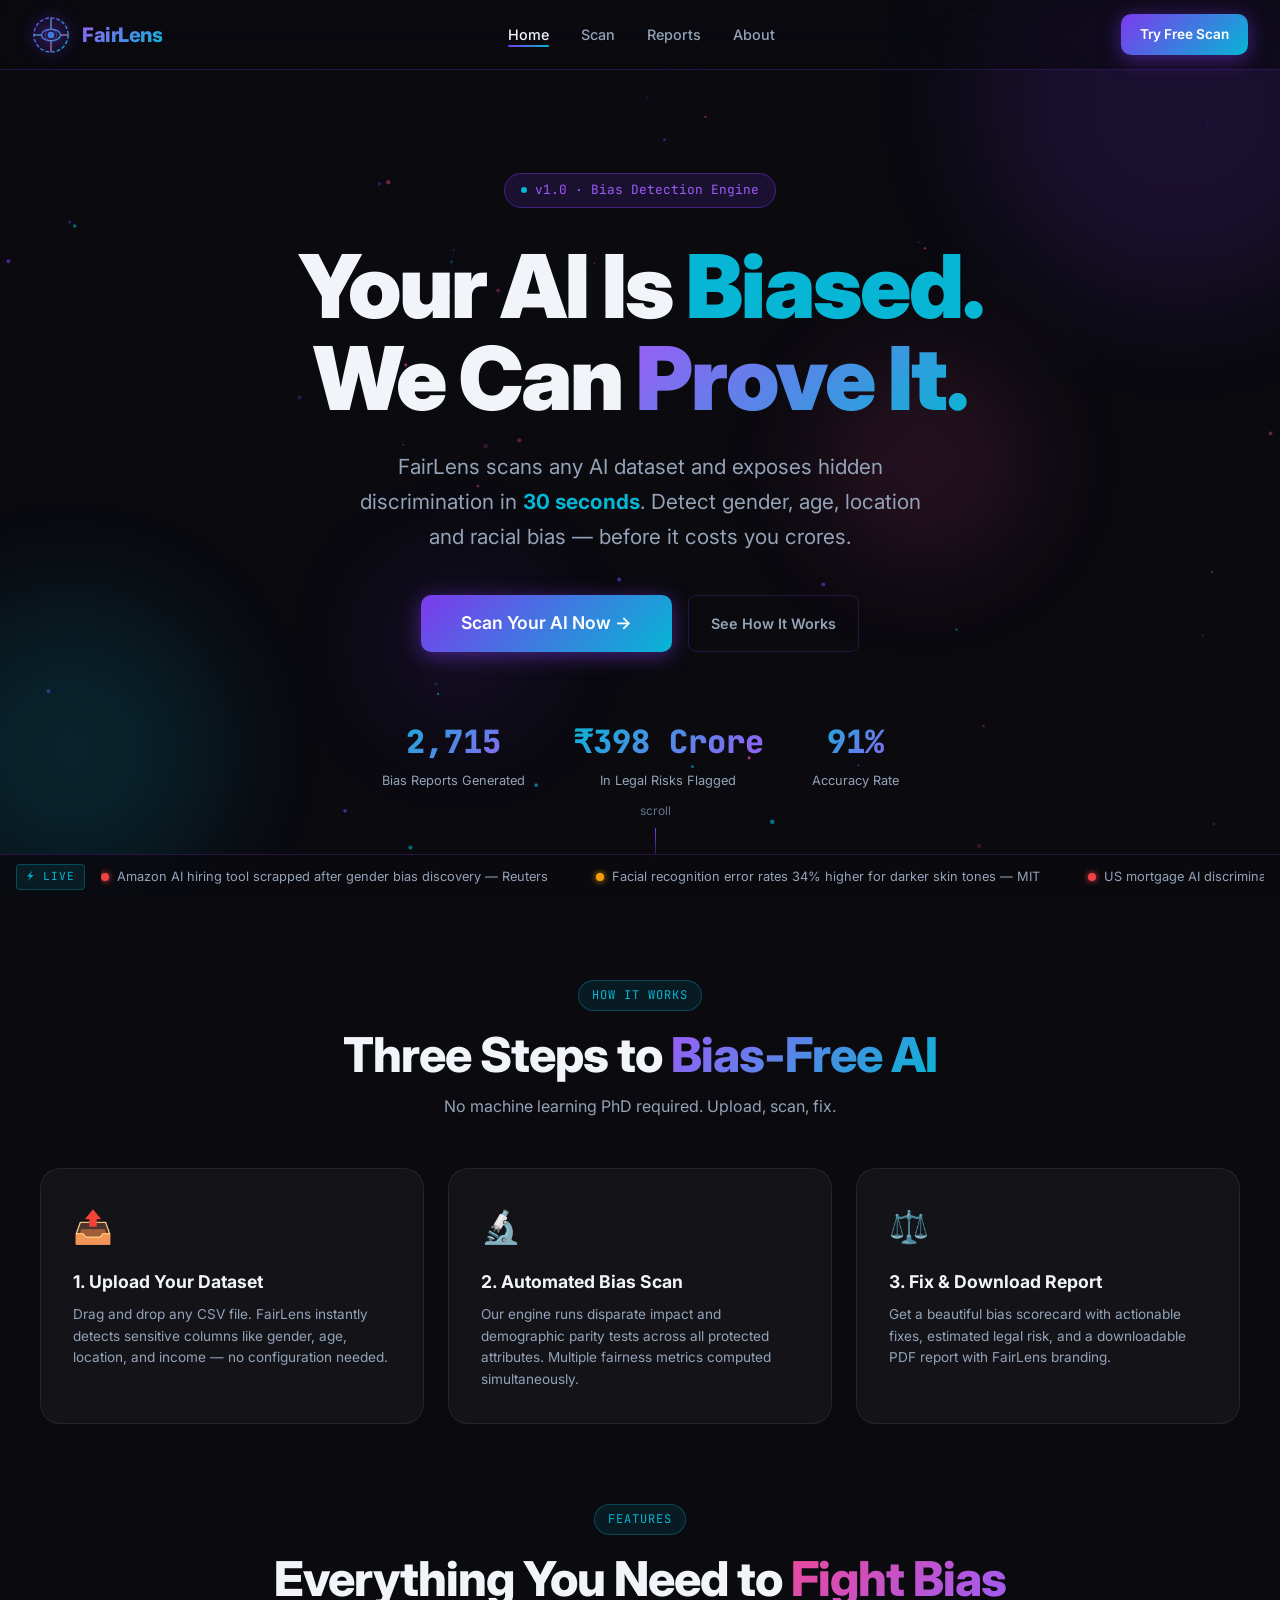
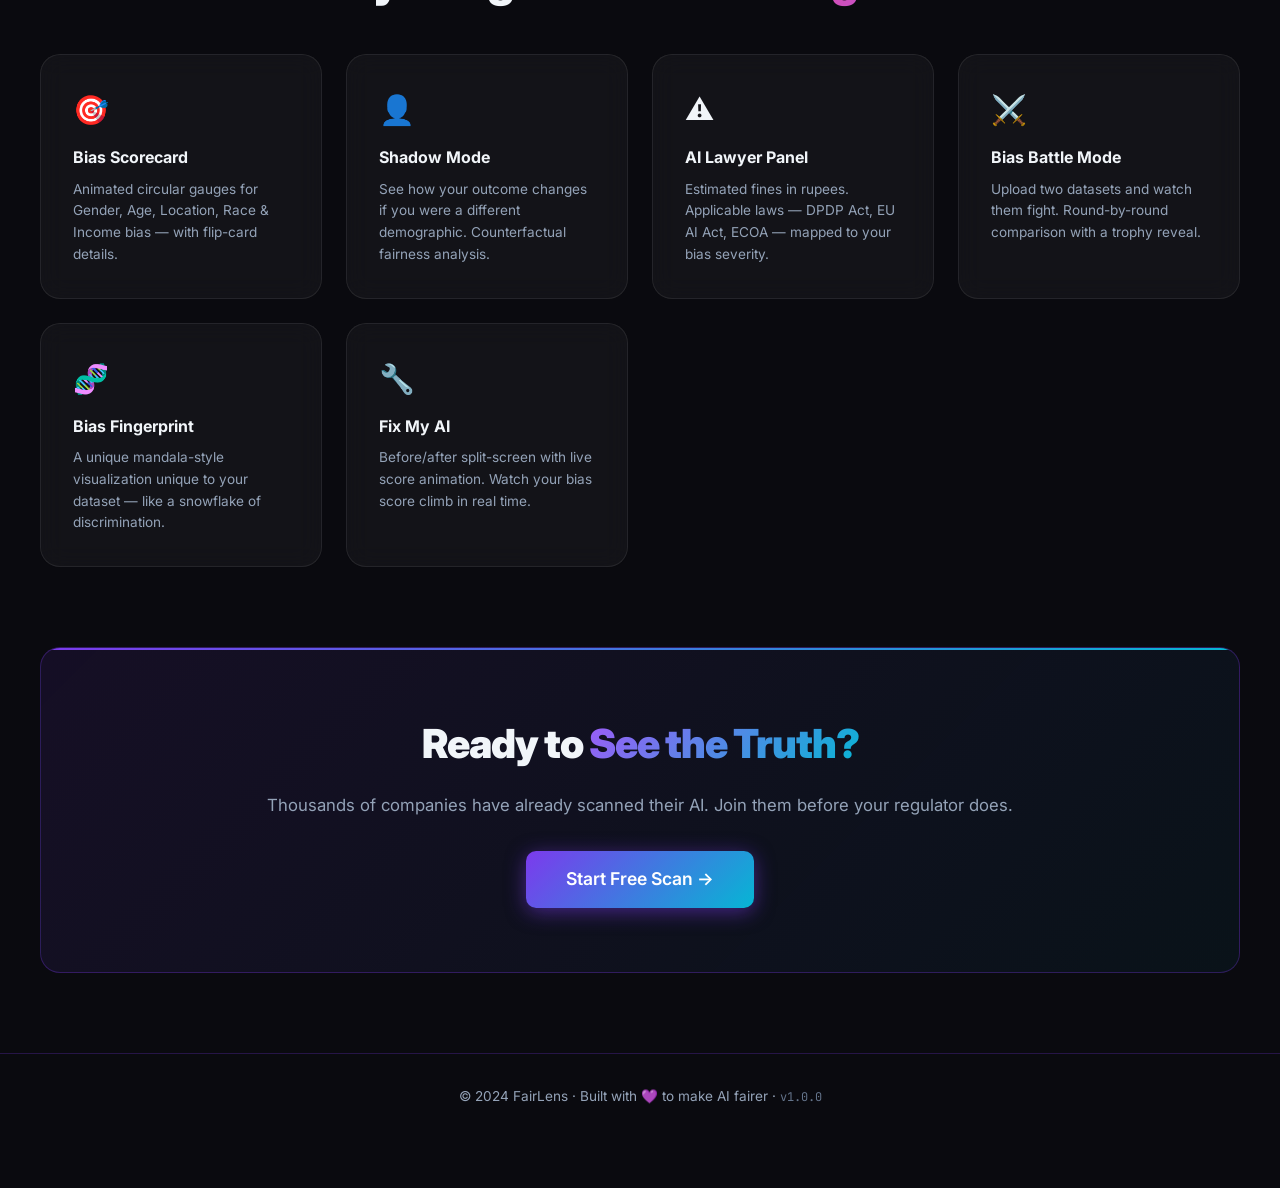
<file: frontend/index.html>
<!DOCTYPE html>
<html lang="en">
<head>
  <meta charset="UTF-8" />
  <meta name="viewport" content="width=device-width, initial-scale=1.0" />
  <title>FairLens — Your AI Is Biased. We Can Prove It.</title>
  <meta name="description" content="FairLens scans any AI dataset and exposes hidden discrimination in 30 seconds. Detect gender, age, location and racial bias instantly." />
  <link rel="stylesheet" href="css/style.css" />
  <link rel="icon" href="data:image/svg+xml,<svg xmlns='http://www.w3.org/2000/svg' viewBox='0 0 100 100'><text y='.9em' font-size='90'>🔍</text></svg>" />
</head>
<body>

<!-- Particle Background -->
<canvas id="particles-canvas"></canvas>

<!-- ──────────────── NAVBAR ──────────────── -->
<nav class="navbar" id="navbar">
  <a href="index.html" class="nav-logo">
    <div class="logo-icon">
      <svg viewBox="0 0 40 40" fill="none" xmlns="http://www.w3.org/2000/svg">
        <!-- Circuit Eye -->
        <circle cx="20" cy="20" r="18" stroke="url(#g1)" stroke-width="1.5" stroke-dasharray="4 2"/>
        <ellipse cx="20" cy="20" rx="10" ry="6" stroke="url(#g1)" stroke-width="1.5"/>
        <circle cx="20" cy="20" r="3.5" fill="url(#g1)"/>
        <!-- Circuit lines -->
        <line x1="2" y1="20" x2="10" y2="20" stroke="url(#g2)" stroke-width="1.5"/>
        <line x1="30" y1="20" x2="38" y2="20" stroke="url(#g2)" stroke-width="1.5"/>
        <line x1="20" y1="2"  x2="20" y2="14" stroke="url(#g2)" stroke-width="1.5"/>
        <line x1="20" y1="26" x2="20" y2="38" stroke="url(#g2)" stroke-width="1.5"/>
        <circle cx="20" cy="20" r="6" stroke="url(#g2)" stroke-width="1" opacity="0.4"/>
        <defs>
          <linearGradient id="g1" x1="0" y1="0" x2="40" y2="40" gradientUnits="userSpaceOnUse">
            <stop stop-color="#7C3AED"/><stop offset="1" stop-color="#06B6D4"/>
          </linearGradient>
          <linearGradient id="g2" x1="0" y1="0" x2="40" y2="40" gradientUnits="userSpaceOnUse">
            <stop stop-color="#06B6D4"/><stop offset="1" stop-color="#EC4899"/>
          </linearGradient>
        </defs>
      </svg>
    </div>
    <span>FairLens</span>
  </a>

  <ul class="nav-links" id="navLinks">
    <li><a href="index.html" class="active">Home</a></li>
    <li><a href="scan.html">Scan</a></li>
    <li><a href="reports.html">Reports</a></li>
    <li><a href="about.html">About</a></li>
  </ul>

  <div style="display:flex;align-items:center;gap:1rem;">
    <a href="scan.html" class="btn btn-glow" style="padding:0.6rem 1.2rem;font-size:0.85rem;">Try Free Scan</a>
    <div class="nav-hamburger" id="hamburger" onclick="toggleNav()">
      <span></span><span></span><span></span>
    </div>
  </div>
</nav>

<!-- ──────────────── HERO ──────────────── -->
<section class="hero" id="home">
  <div class="shapes-container">
    <div class="shape shape-1"></div>
    <div class="shape shape-2"></div>
    <div class="shape shape-3"></div>
    <div class="shape shape-4"></div>
  </div>

  <div class="hero-badge">
    <span class="dot"></span>
    <span class="font-mono">v1.0 · Bias Detection Engine</span>
  </div>

  <h1>
    Your AI Is <span class="accent">Biased.</span><br/>
    We Can <span class="gradient-text">Prove It.</span>
  </h1>

  <p class="hero-sub">
    FairLens scans any AI dataset and exposes hidden discrimination in <strong style="color:var(--cyan)">30 seconds</strong>. 
    Detect gender, age, location and racial bias — before it costs you crores.
  </p>

  <div class="hero-cta">
    <a href="scan.html" class="btn btn-glow" style="font-size:1.1rem;padding:0.9rem 2.5rem;">
      Scan Your AI Now →
    </a>
    <a href="#how" class="btn btn-outline">See How It Works</a>
  </div>

  <!-- Animated Stats -->
  <div class="stats-strip">
    <div class="stat-item" data-tooltip="Total bias reports generated by FairLens">
      <div class="stat-number" id="counter-reports">0</div>
      <div class="stat-label">Bias Reports Generated</div>
    </div>
    <div class="stat-item" data-tooltip="Estimated legal risk exposure flagged across all scans">
      <div class="stat-number" id="counter-risk">₹0</div>
      <div class="stat-label">In Legal Risks Flagged</div>
    </div>
    <div class="stat-item" data-tooltip="FairLens bias detection accuracy vs manual audit">
      <div class="stat-number" id="counter-acc">0%</div>
      <div class="stat-label">Accuracy Rate</div>
    </div>
  </div>

  <div class="scroll-indicator">
    <span>scroll</span>
    <div class="scroll-line"></div>
  </div>
</section>

<!-- ──────────────── HOW IT WORKS ──────────────── -->
<section class="section" id="how">
  <div class="container">
    <div class="section-header reveal">
      <div class="section-tag">How It Works</div>
      <h2 class="section-title">Three Steps to <span class="gradient-text">Bias-Free AI</span></h2>
      <p class="section-sub">No machine learning PhD required. Upload, scan, fix.</p>
    </div>

    <div class="features-grid">
      <div class="feature-card reveal" style="animation-delay:0.1s">
        <div class="feature-icon">📤</div>
        <h3>1. Upload Your Dataset</h3>
        <p>Drag and drop any CSV file. FairLens instantly detects sensitive columns like gender, age, location, and income — no configuration needed.</p>
      </div>
      <div class="feature-card reveal" style="animation-delay:0.2s">
        <div class="feature-icon">🔬</div>
        <h3>2. Automated Bias Scan</h3>
        <p>Our engine runs disparate impact and demographic parity tests across all protected attributes. Multiple fairness metrics computed simultaneously.</p>
      </div>
      <div class="feature-card reveal" style="animation-delay:0.3s">
        <div class="feature-icon">⚖️</div>
        <h3>3. Fix & Download Report</h3>
        <p>Get a beautiful bias scorecard with actionable fixes, estimated legal risk, and a downloadable PDF report with FairLens branding.</p>
      </div>
    </div>
  </div>
</section>

<!-- ──────────────── FEATURES ──────────────── -->
<section class="section" style="padding-top:0">
  <div class="container">
    <div class="section-header reveal">
      <div class="section-tag">Features</div>
      <h2 class="section-title">Everything You Need to <span class="gradient-text-pink">Fight Bias</span></h2>
    </div>

    <div style="display:grid;grid-template-columns:repeat(auto-fit,minmax(250px,1fr));gap:1.5rem;">
      <div class="glass-card reveal">
        <div style="font-size:1.8rem;margin-bottom:0.75rem;">🎯</div>
        <h3 style="font-size:1rem;font-weight:700;margin-bottom:0.5rem;">Bias Scorecard</h3>
        <p class="text-muted text-sm">Animated circular gauges for Gender, Age, Location, Race & Income bias — with flip-card details.</p>
      </div>
      <div class="glass-card reveal">
        <div style="font-size:1.8rem;margin-bottom:0.75rem;">👤</div>
        <h3 style="font-size:1rem;font-weight:700;margin-bottom:0.5rem;">Shadow Mode</h3>
        <p class="text-muted text-sm">See how your outcome changes if you were a different demographic. Counterfactual fairness analysis.</p>
      </div>
      <div class="glass-card reveal">
        <div style="font-size:1.8rem;margin-bottom:0.75rem;">⚠️</div>
        <h3 style="font-size:1rem;font-weight:700;margin-bottom:0.5rem;">AI Lawyer Panel</h3>
        <p class="text-muted text-sm">Estimated fines in rupees. Applicable laws — DPDP Act, EU AI Act, ECOA — mapped to your bias severity.</p>
      </div>
      <div class="glass-card reveal">
        <div style="font-size:1.8rem;margin-bottom:0.75rem;">⚔️</div>
        <h3 style="font-size:1rem;font-weight:700;margin-bottom:0.5rem;">Bias Battle Mode</h3>
        <p class="text-muted text-sm">Upload two datasets and watch them fight. Round-by-round comparison with a trophy reveal.</p>
      </div>
      <div class="glass-card reveal">
        <div style="font-size:1.8rem;margin-bottom:0.75rem;">🧬</div>
        <h3 style="font-size:1rem;font-weight:700;margin-bottom:0.5rem;">Bias Fingerprint</h3>
        <p class="text-muted text-sm">A unique mandala-style visualization unique to your dataset — like a snowflake of discrimination.</p>
      </div>
      <div class="glass-card reveal">
        <div style="font-size:1.8rem;margin-bottom:0.75rem;">🔧</div>
        <h3 style="font-size:1rem;font-weight:700;margin-bottom:0.5rem;">Fix My AI</h3>
        <p class="text-muted text-sm">Before/after split-screen with live score animation. Watch your bias score climb in real time.</p>
      </div>
    </div>
  </div>
</section>

<!-- ──────────────── CTA BANNER ──────────────── -->
<section class="section" style="padding-top:0">
  <div class="container">
    <div class="purple-card reveal" style="text-align:center;padding:4rem 2rem;">
      <h2 style="font-size:2.5rem;font-weight:900;letter-spacing:-1px;margin-bottom:1rem;">
        Ready to <span class="gradient-text">See the Truth?</span>
      </h2>
      <p class="text-muted" style="margin-bottom:2rem;font-size:1.05rem;">
        Thousands of companies have already scanned their AI. Join them before your regulator does.
      </p>
      <a href="scan.html" class="btn btn-glow" style="font-size:1.1rem;padding:0.9rem 2.5rem;">
        Start Free Scan →
      </a>
    </div>
  </div>
</section>

<!-- ──────────────── FOOTER ──────────────── -->
<footer style="padding:2rem;text-align:center;border-top:1px solid var(--border);position:relative;z-index:1;margin-bottom:48px;">
  <p class="text-muted text-sm">© 2024 FairLens · Built with 💜 to make AI fairer · <span class="font-mono text-xs text-dim">v1.0.0</span></p>
</footer>

<!-- News Ticker -->
<div class="news-ticker" id="newsTicker">
  <div class="ticker-label">⚡ LIVE</div>
  <div class="ticker-track">
    <div class="ticker-inner" id="tickerInner">
      <!-- Populated by JS -->
    </div>
  </div>
</div>

<script src="js/main.js"></script>
<script>
  // Page-specific: start counters
  window.addEventListener('load', () => {
    setTimeout(() => {
      animateCounter('counter-reports', 0, 2847, 2000, '', '');
      animateCounter('counter-risk',    0, 430,  2200, '₹', ' Crore');
      animateCounter('counter-acc',     0, 94,   1800, '',  '%');
    }, 500);
  });
</script>
</body>
</html>
</file>
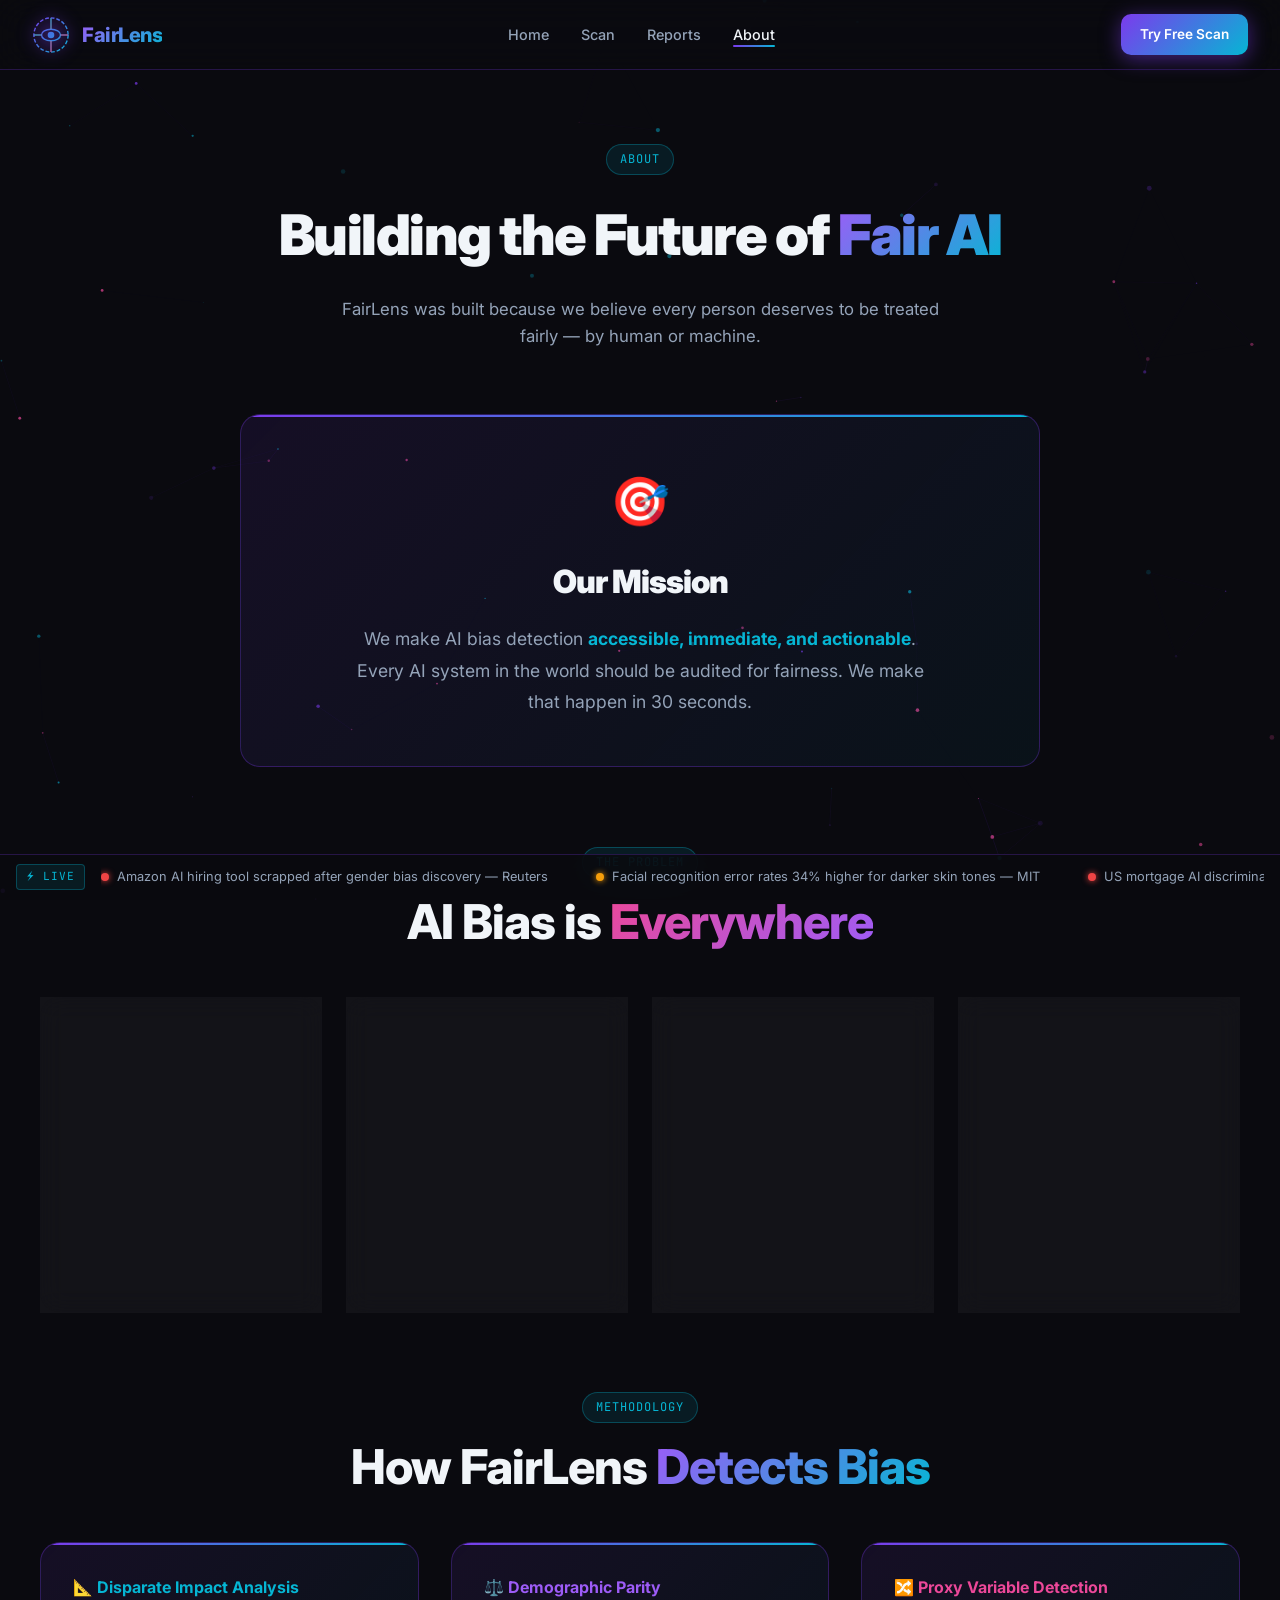
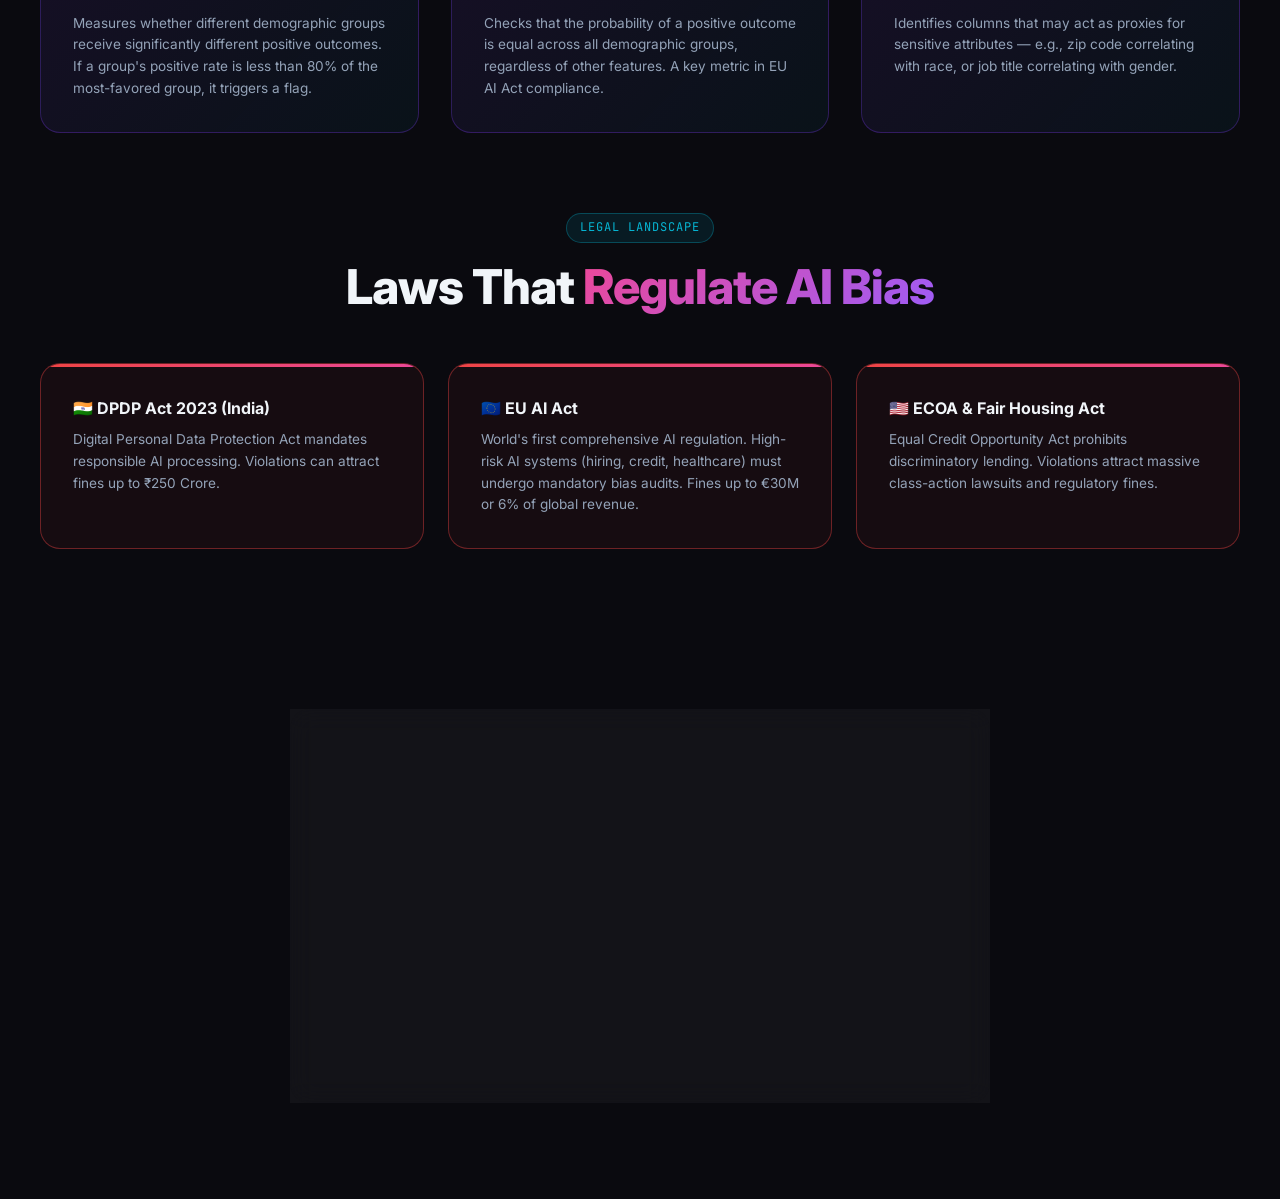
<file: frontend/about.html>
<!DOCTYPE html>
<html lang="en">
<head>
  <meta charset="UTF-8"/>
  <meta name="viewport" content="width=device-width, initial-scale=1.0"/>
  <title>About FairLens — AI Bias Detection Platform</title>
  <meta name="description" content="Learn about FairLens — the AI bias detection startup making machine learning fair for everyone."/>
  <link rel="stylesheet" href="css/style.css"/>
</head>
<body>

<canvas id="particles-canvas"></canvas>

<nav class="navbar" id="navbar">
  <a href="index.html" class="nav-logo">
    <div class="logo-icon">
      <svg viewBox="0 0 40 40" fill="none">
        <circle cx="20" cy="20" r="18" stroke="url(#g1)" stroke-width="1.5" stroke-dasharray="4 2"/>
        <ellipse cx="20" cy="20" rx="10" ry="6" stroke="url(#g1)" stroke-width="1.5"/>
        <circle cx="20" cy="20" r="3.5" fill="url(#g1)"/>
        <line x1="2" y1="20" x2="10" y2="20" stroke="url(#g2)" stroke-width="1.5"/>
        <line x1="30" y1="20" x2="38" y2="20" stroke="url(#g2)" stroke-width="1.5"/>
        <line x1="20" y1="2" x2="20" y2="14" stroke="url(#g2)" stroke-width="1.5"/>
        <line x1="20" y1="26" x2="20" y2="38" stroke="url(#g2)" stroke-width="1.5"/>
        <defs>
          <linearGradient id="g1" x1="0" y1="0" x2="40" y2="40" gradientUnits="userSpaceOnUse">
            <stop stop-color="#7C3AED"/><stop offset="1" stop-color="#06B6D4"/>
          </linearGradient>
          <linearGradient id="g2" x1="0" y1="0" x2="40" y2="40" gradientUnits="userSpaceOnUse">
            <stop stop-color="#06B6D4"/><stop offset="1" stop-color="#EC4899"/>
          </linearGradient>
        </defs>
      </svg>
    </div>
    <span>FairLens</span>
  </a>
  <ul class="nav-links" id="navLinks">
    <li><a href="index.html">Home</a></li>
    <li><a href="scan.html">Scan</a></li>
    <li><a href="reports.html">Reports</a></li>
    <li><a href="about.html" class="active">About</a></li>
  </ul>
  <div style="display:flex;align-items:center;gap:1rem;">
    <a href="scan.html" class="btn btn-glow" style="padding:0.6rem 1.2rem;font-size:0.85rem;">Try Free Scan</a>
    <div class="nav-hamburger" id="hamburger" onclick="toggleNav()"><span></span><span></span><span></span></div>
  </div>
</nav>

<!-- HERO -->
<div class="page-header" style="padding-top:9rem;padding-bottom:4rem;">
  <div class="section-tag">About</div>
  <h1>Building the Future of <span class="gradient-text">Fair AI</span></h1>
  <p style="max-width:600px;" class="text-muted">
    FairLens was built because we believe every person deserves to be treated fairly — by human or machine.
  </p>
</div>

<!-- MISSION -->
<section class="section" style="padding-top:0">
  <div class="container">
    <div class="purple-card reveal" style="max-width:800px;margin:0 auto;text-align:center;padding:3rem 2rem;">
      <div style="font-size:3rem;margin-bottom:1rem;">🎯</div>
      <h2 style="font-size:2rem;font-weight:900;letter-spacing:-1px;margin-bottom:1rem;">
        Our Mission
      </h2>
      <p style="font-size:1.1rem;color:var(--text-muted);line-height:1.8;max-width:600px;margin:0 auto;">
        We make AI bias detection <strong style="color:var(--cyan)">accessible, immediate, and actionable</strong>.
        Every AI system in the world should be audited for fairness. We make that happen in 30 seconds.
      </p>
    </div>
  </div>
</section>

<!-- THE PROBLEM -->
<section class="section" style="padding-top:0">
  <div class="container">
    <div class="section-header reveal">
      <div class="section-tag">The Problem</div>
      <h2 class="section-title">AI Bias is <span class="gradient-text-pink">Everywhere</span></h2>
    </div>

    <div style="display:grid;grid-template-columns:repeat(auto-fit,minmax(280px,1fr));gap:1.5rem;">
      <div class="glass-card reveal">
        <div style="font-size:2.5rem;margin-bottom:0.75rem;">🚨</div>
        <h3 style="font-size:1.1rem;font-weight:700;color:var(--red);margin-bottom:0.5rem;">Amazon's Hiring AI</h3>
        <p class="text-muted text-sm">Amazon scrapped its AI hiring tool after it was found to penalize resumes that included the word "women's" — systematically discriminating against female candidates.</p>
      </div>
      <div class="glass-card reveal">
        <div style="font-size:2.5rem;margin-bottom:0.75rem;">👁️</div>
        <h3 style="font-size:1.1rem;font-weight:700;color:var(--yellow);margin-bottom:0.5rem;">Facial Recognition Disaster</h3>
        <p class="text-muted text-sm">MIT study showed commercial facial recognition systems had 34% higher error rates for darker-skinned women compared to light-skinned men.</p>
      </div>
      <div class="glass-card reveal">
        <div style="font-size:2.5rem;margin-bottom:0.75rem;">🏦</div>
        <h3 style="font-size:1.1rem;font-weight:700;color:var(--red);margin-bottom:0.5rem;">Credit Scoring</h3>
        <p class="text-muted text-sm">The US CFPB found mortgage AIs systematically denied loans to Black applicants at 3× the rate of equally-qualified white applicants.</p>
      </div>
      <div class="glass-card reveal">
        <div style="font-size:2.5rem;margin-bottom:0.75rem;">🏥</div>
        <h3 style="font-size:1.1rem;font-weight:700;color:var(--yellow);margin-bottom:0.5rem;">Healthcare AI</h3>
        <p class="text-muted text-sm">A widely-used healthcare AI was proven to recommend fewer resources for Black patients with the same illness severity as white patients.</p>
      </div>
    </div>
  </div>
</section>

<!-- OUR APPROACH -->
<section class="section" style="padding-top:0">
  <div class="container">
    <div class="section-header reveal">
      <div class="section-tag">Methodology</div>
      <h2 class="section-title">How FairLens <span class="gradient-text">Detects Bias</span></h2>
    </div>

    <div style="display:grid;grid-template-columns:repeat(auto-fit,minmax(300px,1fr));gap:2rem;">

      <div class="reveal">
        <div class="purple-card" style="height:100%;">
          <h3 style="font-size:1rem;font-weight:700;color:var(--cyan);margin-bottom:0.75rem;">📐 Disparate Impact Analysis</h3>
          <p class="text-muted text-sm line-height:1.7">
            Measures whether different demographic groups receive significantly different positive outcomes. 
            If a group's positive rate is less than 80% of the most-favored group, it triggers a flag.
          </p>
        </div>
      </div>

      <div class="reveal" style="animation-delay:0.1s">
        <div class="purple-card" style="height:100%;">
          <h3 style="font-size:1rem;font-weight:700;color:var(--purple-light);margin-bottom:0.75rem;">⚖️ Demographic Parity</h3>
          <p class="text-muted text-sm">
            Checks that the probability of a positive outcome is equal across all demographic groups, 
            regardless of other features. A key metric in EU AI Act compliance.
          </p>
        </div>
      </div>

      <div class="reveal" style="animation-delay:0.2s">
        <div class="purple-card" style="height:100%;">
          <h3 style="font-size:1rem;font-weight:700;color:var(--pink);margin-bottom:0.75rem;">🔀 Proxy Variable Detection</h3>
          <p class="text-muted text-sm">
            Identifies columns that may act as proxies for sensitive attributes — e.g., zip code 
            correlating with race, or job title correlating with gender.
          </p>
        </div>
      </div>

    </div>
  </div>
</section>

<!-- LAWS -->
<section class="section" style="padding-top:0">
  <div class="container">
    <div class="section-header reveal">
      <div class="section-tag">Legal Landscape</div>
      <h2 class="section-title">Laws That <span class="gradient-text-pink">Regulate AI Bias</span></h2>
    </div>

    <div style="display:grid;grid-template-columns:repeat(auto-fit,minmax(300px,1fr));gap:1.5rem;">
      <div class="lawyer-card reveal">
        <h3 style="font-size:1rem;font-weight:700;margin-bottom:0.5rem;">🇮🇳 DPDP Act 2023 (India)</h3>
        <p class="text-muted text-sm">Digital Personal Data Protection Act mandates responsible AI processing. Violations can attract fines up to ₹250 Crore.</p>
      </div>
      <div class="lawyer-card reveal">
        <h3 style="font-size:1rem;font-weight:700;margin-bottom:0.5rem;">🇪🇺 EU AI Act</h3>
        <p class="text-muted text-sm">World's first comprehensive AI regulation. High-risk AI systems (hiring, credit, healthcare) must undergo mandatory bias audits. Fines up to €30M or 6% of global revenue.</p>
      </div>
      <div class="lawyer-card reveal">
        <h3 style="font-size:1rem;font-weight:700;margin-bottom:0.5rem;">🇺🇸 ECOA & Fair Housing Act</h3>
        <p class="text-muted text-sm">Equal Credit Opportunity Act prohibits discriminatory lending. Violations attract massive class-action lawsuits and regulatory fines.</p>
      </div>
    </div>
  </div>
</section>

<!-- TEAM / FOOTER CTA -->
<section class="section" style="padding-bottom:6rem;">
  <div class="container">
    <div class="glass-card reveal" style="text-align:center;max-width:700px;margin:0 auto;padding:3rem 2rem;">
      <div style="font-size:3rem;margin-bottom:1rem;">💜</div>
      <h2 style="font-size:1.8rem;font-weight:900;letter-spacing:-1px;margin-bottom:1rem;">
        Built with Purpose
      </h2>
      <p class="text-muted" style="font-size:1rem;line-height:1.8;margin-bottom:2rem;">
        FairLens is built by engineers who care deeply about AI ethics. 
        We believe responsible AI starts with visibility — you can't fix what you can't see.
      </p>
      <a href="scan.html" class="btn btn-glow" style="font-size:1rem;padding:0.8rem 2rem;">
        Start Scanning Your AI →
      </a>
    </div>
  </div>
</section>

<div class="news-ticker" id="newsTicker">
  <div class="ticker-label">⚡ LIVE</div>
  <div class="ticker-track">
    <div class="ticker-inner" id="tickerInner"></div>
  </div>
</div>

<script src="js/main.js"></script>
</body>
</html>
</file>
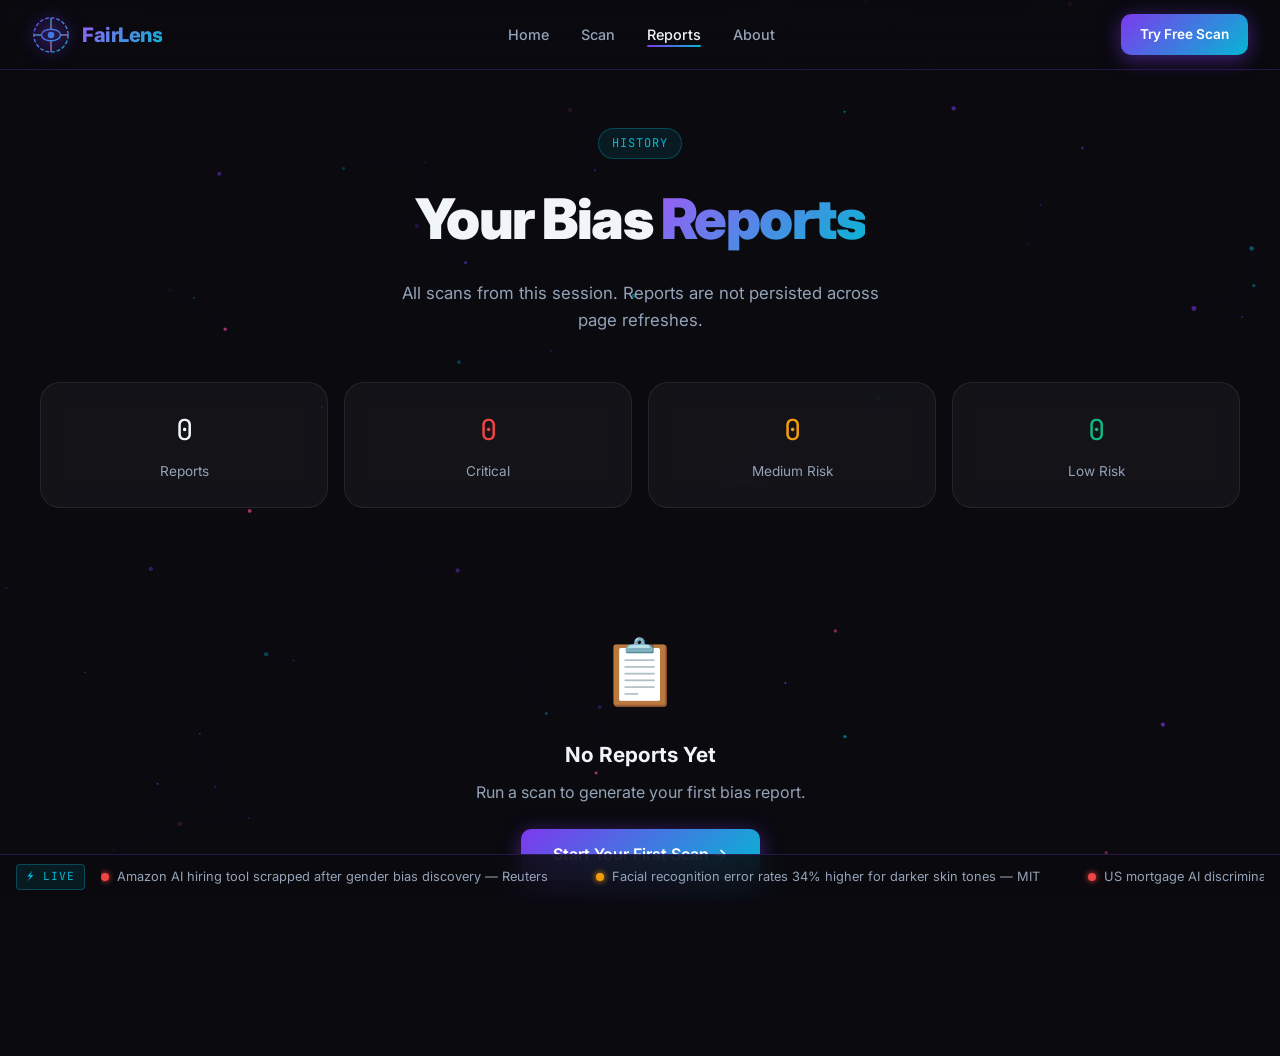
<file: frontend/reports.html>
<!DOCTYPE html>
<html lang="en">
<head>
  <meta charset="UTF-8"/>
  <meta name="viewport" content="width=device-width, initial-scale=1.0"/>
  <title>FairLens — Reports</title>
  <meta name="description" content="View all previously generated FairLens bias detection reports."/>
  <link rel="stylesheet" href="css/style.css"/>
</head>
<body>

<canvas id="particles-canvas"></canvas>

<nav class="navbar" id="navbar">
  <a href="index.html" class="nav-logo">
    <div class="logo-icon">
      <svg viewBox="0 0 40 40" fill="none">
        <circle cx="20" cy="20" r="18" stroke="url(#g1)" stroke-width="1.5" stroke-dasharray="4 2"/>
        <ellipse cx="20" cy="20" rx="10" ry="6" stroke="url(#g1)" stroke-width="1.5"/>
        <circle cx="20" cy="20" r="3.5" fill="url(#g1)"/>
        <line x1="2" y1="20" x2="10" y2="20" stroke="url(#g2)" stroke-width="1.5"/>
        <line x1="30" y1="20" x2="38" y2="20" stroke="url(#g2)" stroke-width="1.5"/>
        <line x1="20" y1="2" x2="20" y2="14" stroke="url(#g2)" stroke-width="1.5"/>
        <line x1="20" y1="26" x2="20" y2="38" stroke="url(#g2)" stroke-width="1.5"/>
        <defs>
          <linearGradient id="g1" x1="0" y1="0" x2="40" y2="40" gradientUnits="userSpaceOnUse">
            <stop stop-color="#7C3AED"/><stop offset="1" stop-color="#06B6D4"/>
          </linearGradient>
          <linearGradient id="g2" x1="0" y1="0" x2="40" y2="40" gradientUnits="userSpaceOnUse">
            <stop stop-color="#06B6D4"/><stop offset="1" stop-color="#EC4899"/>
          </linearGradient>
        </defs>
      </svg>
    </div>
    <span>FairLens</span>
  </a>
  <ul class="nav-links" id="navLinks">
    <li><a href="index.html">Home</a></li>
    <li><a href="scan.html">Scan</a></li>
    <li><a href="reports.html" class="active">Reports</a></li>
    <li><a href="about.html">About</a></li>
  </ul>
  <div style="display:flex;align-items:center;gap:1rem;">
    <a href="scan.html" class="btn btn-glow" style="padding:0.6rem 1.2rem;font-size:0.85rem;">Try Free Scan</a>
    <div class="nav-hamburger" id="hamburger" onclick="toggleNav()"><span></span><span></span><span></span></div>
  </div>
</nav>

<div class="page-header">
  <div class="section-tag">History</div>
  <h1>Your Bias <span class="gradient-text">Reports</span></h1>
  <p>All scans from this session. Reports are not persisted across page refreshes.</p>
</div>

<section class="section" style="padding-top:0;padding-bottom:6rem;">
  <div class="container">

    <!-- Stats Bar -->
    <div style="display:grid;grid-template-columns:repeat(auto-fit,minmax(160px,1fr));gap:1rem;margin-bottom:2rem;" id="reportStats">
      <div class="glass-card" style="text-align:center;padding:1.5rem;">
        <div class="stat-number font-mono" style="font-size:1.8rem;" id="rptTotal">0</div>
        <div class="text-muted text-sm mt-1">Reports</div>
      </div>
      <div class="glass-card" style="text-align:center;padding:1.5rem;">
        <div class="stat-number font-mono text-red" style="font-size:1.8rem;" id="rptCritical">0</div>
        <div class="text-muted text-sm mt-1">Critical</div>
      </div>
      <div class="glass-card" style="text-align:center;padding:1.5rem;">
        <div class="stat-number font-mono text-yellow" style="font-size:1.8rem;" id="rptMedium">0</div>
        <div class="text-muted text-sm mt-1">Medium Risk</div>
      </div>
      <div class="glass-card" style="text-align:center;padding:1.5rem;">
        <div class="stat-number font-mono text-green" style="font-size:1.8rem;" id="rptLow">0</div>
        <div class="text-muted text-sm mt-1">Low Risk</div>
      </div>
    </div>

    <!-- Reports List -->
    <div id="reportsList">
      <div id="emptyState" style="text-align:center;padding:5rem 2rem;">
        <div style="font-size:4rem;margin-bottom:1rem;">📋</div>
        <h3 style="font-size:1.3rem;font-weight:700;margin-bottom:0.5rem;">No Reports Yet</h3>
        <p class="text-muted">Run a scan to generate your first bias report.</p>
        <a href="scan.html" class="btn btn-glow mt-3" style="display:inline-flex;">Start Your First Scan →</a>
      </div>
    </div>

  </div>
</section>

<div class="news-ticker" id="newsTicker">
  <div class="ticker-label">⚡ LIVE</div>
  <div class="ticker-track">
    <div class="ticker-inner" id="tickerInner"></div>
  </div>
</div>

<script src="js/main.js"></script>
<script>
  window.addEventListener('load', () => {
    loadReportsPage();
  });

  async function loadReportsPage() {
    const reports = await fetchReports();
    const list   = document.getElementById('reportsList');
    const empty  = document.getElementById('emptyState');

    if (!reports || reports.length === 0) {
      empty.style.display = 'block';
      return;
    }

    empty.style.display = 'none';
    document.getElementById('rptTotal').textContent    = reports.length;
    document.getElementById('rptCritical').textContent = reports.filter(r=>r.risk_level==='CRITICAL').length;
    document.getElementById('rptMedium').textContent   = reports.filter(r=>r.risk_level==='MEDIUM').length;
    document.getElementById('rptLow').textContent      = reports.filter(r=>r.risk_level==='LOW').length;

    const grid = document.createElement('div');
    grid.style.cssText = 'display:grid;grid-template-columns:repeat(auto-fill,minmax(320px,1fr));gap:1.5rem;';

    reports.forEach((r, i) => {
      const card = document.createElement('div');
      const riskColor = r.risk_level === 'CRITICAL' ? 'var(--red)' :
                        r.risk_level === 'MEDIUM'   ? 'var(--yellow)' : 'var(--green)';
      const scoreColor = r.overall_score >= 70 ? 'var(--green)' :
                         r.overall_score >= 40 ? 'var(--yellow)' : 'var(--red)';

      card.className = 'glass-card reveal';
      card.style.animationDelay = `${i * 0.1}s`;
      card.innerHTML = `
        <div style="display:flex;justify-content:space-between;align-items:flex-start;margin-bottom:1rem;">
          <div>
            <div class="font-mono text-xs text-muted mb-1">#${r.report_id}</div>
            <h3 style="font-size:1rem;font-weight:700;">${r.filename}</h3>
          </div>
          <span style="background:${riskColor}22;border:1px solid ${riskColor};color:${riskColor};font-size:0.7rem;font-family:var(--mono);padding:0.2rem 0.6rem;border-radius:50px;">${r.risk_level}</span>
        </div>
        <div style="font-size:3rem;font-weight:900;font-family:var(--mono);color:${scoreColor};margin:0.5rem 0;">${r.overall_score}</div>
        <div class="text-muted text-sm">Overall Fairness Score</div>
        <div style="margin-top:1.5rem;display:flex;gap:0.75rem;">
          <a href="scan.html" class="btn btn-outline" style="font-size:0.8rem;padding:0.5rem 1rem;">View Scan</a>
        </div>
      `;
      grid.appendChild(card);
    });

    list.appendChild(grid);
    // Trigger reveal
    setTimeout(() => document.querySelectorAll('.reveal').forEach(el => el.classList.add('visible')), 100);
  }

  async function fetchReports() {
    try {
      const res = await fetch('http://localhost:5000/api/reports');
      const data = await res.json();
      return data.reports || [];
    } catch {
      // Backend not running; show demo reports from localStorage
      const stored = JSON.parse(localStorage.getItem('fairlens_reports') || '[]');
      return stored;
    }
  }
</script>
</body>
</html>
</file>
<file: frontend/css/style.css>
/* ============================================================
   FairLens — Global Design System
   Cyberpunk × Clean SaaS × Dark Mode
   ============================================================ */

@import url('https://fonts.googleapis.com/css2?family=Inter:wght@300;400;500;600;700;800;900&family=JetBrains+Mono:wght@400;500;700&display=swap');

/* ── CSS Variables ─────────────────────────────────────────── */
:root {
  --purple:      #7C3AED;
  --purple-light:#9D5CF7;
  --purple-dark: #5B21B6;
  --cyan:        #06B6D4;
  --cyan-light:  #22D3EE;
  --pink:        #EC4899;
  --bg:          #0A0A0F;
  --bg2:         #0F0F1A;
  --bg3:         #141428;
  --surface:     #1A1A2E;
  --surface2:    #16213E;
  --border:      rgba(124,58,237,0.25);
  --border-cyan: rgba(6,182,212,0.3);
  --text:        #F1F5F9;
  --text-muted:  #94A3B8;
  --text-dim:    #64748B;
  --green:       #10B981;
  --yellow:      #F59E0B;
  --red:         #EF4444;
  --mono:        'JetBrains Mono', monospace;
  --sans:        'Inter', sans-serif;
  --glow-purple: 0 0 20px rgba(124,58,237,0.5), 0 0 60px rgba(124,58,237,0.2);
  --glow-cyan:   0 0 20px rgba(6,182,212,0.5),  0 0 60px rgba(6,182,212,0.2);
  --glow-pink:   0 0 20px rgba(236,72,153,0.5),  0 0 60px rgba(236,72,153,0.2);
  --glow-green:  0 0 20px rgba(16,185,129,0.5),  0 0 60px rgba(16,185,129,0.2);
  --glow-red:    0 0 20px rgba(239,68,68,0.5),   0 0 60px rgba(239,68,68,0.2);
  --radius:      12px;
  --radius-lg:   20px;
  --glass:       rgba(255,255,255,0.04);
  --glass-border:rgba(255,255,255,0.08);
}

/* ── Reset & Base ──────────────────────────────────────────── */
*, *::before, *::after { box-sizing: border-box; margin: 0; padding: 0; }

html { scroll-behavior: smooth; }

body {
  font-family: var(--sans);
  background: var(--bg);
  color: var(--text);
  min-height: 100vh;
  overflow-x: hidden;
  line-height: 1.6;
}

::selection { background: rgba(124,58,237,0.4); color: #fff; }

a { color: inherit; text-decoration: none; }

img { max-width: 100%; display: block; }

/* ── Scrollbar ─────────────────────────────────────────────── */
::-webkit-scrollbar { width: 6px; }
::-webkit-scrollbar-track { background: var(--bg2); }
::-webkit-scrollbar-thumb { background: var(--purple); border-radius: 3px; }

/* ── Typography ────────────────────────────────────────────── */
.mono { font-family: var(--mono); }
.gradient-text {
  background: linear-gradient(135deg, var(--purple-light) 0%, var(--cyan) 100%);
  -webkit-background-clip: text;
  -webkit-text-fill-color: transparent;
  background-clip: text;
}
.gradient-text-pink {
  background: linear-gradient(135deg, var(--pink) 0%, var(--purple-light) 100%);
  -webkit-background-clip: text;
  -webkit-text-fill-color: transparent;
  background-clip: text;
}

/* ═══════════════════════════════════════════════════════════
   NAVBAR
   ═══════════════════════════════════════════════════════════ */
.navbar {
  position: fixed;
  top: 0; left: 0; right: 0;
  z-index: 1000;
  display: flex;
  align-items: center;
  justify-content: space-between;
  padding: 0 2rem;
  height: 70px;
  background: rgba(10,10,15,0.7);
  backdrop-filter: blur(20px) saturate(180%);
  -webkit-backdrop-filter: blur(20px) saturate(180%);
  border-bottom: 1px solid var(--border);
  transition: all 0.3s ease;
}

.navbar.scrolled {
  background: rgba(10,10,15,0.9);
  box-shadow: 0 4px 30px rgba(124,58,237,0.15);
}

.nav-logo {
  display: flex;
  align-items: center;
  gap: 0.75rem;
  font-weight: 800;
  font-size: 1.25rem;
  letter-spacing: -0.5px;
  cursor: pointer;
}

.nav-logo .logo-icon {
  width: 38px; height: 38px;
  position: relative;
  flex-shrink: 0;
}

.nav-logo .logo-icon svg {
  width: 100%; height: 100%;
  filter: drop-shadow(0 0 8px var(--purple));
  animation: logoPulse 3s ease-in-out infinite;
}

@keyframes logoPulse {
  0%,100% { filter: drop-shadow(0 0 8px var(--purple)); }
  50%      { filter: drop-shadow(0 0 16px var(--cyan)); }
}

.nav-logo span { background: linear-gradient(135deg, var(--purple-light), var(--cyan)); -webkit-background-clip: text; -webkit-text-fill-color: transparent; background-clip: text; }

.nav-links {
  display: flex;
  align-items: center;
  gap: 2rem;
  list-style: none;
}

.nav-links a {
  font-size: 0.9rem;
  font-weight: 500;
  color: var(--text-muted);
  transition: color 0.2s;
  position: relative;
}

.nav-links a::after {
  content: '';
  position: absolute;
  bottom: -4px; left: 0;
  width: 0; height: 2px;
  background: linear-gradient(90deg, var(--purple), var(--cyan));
  transition: width 0.3s ease;
  border-radius: 2px;
}

.nav-links a:hover,
.nav-links a.active { color: var(--text); }
.nav-links a:hover::after,
.nav-links a.active::after { width: 100%; }

/* ── Buttons ────────────────────────────────────────────────── */
.btn {
  display: inline-flex;
  align-items: center;
  gap: 0.5rem;
  padding: 0.6rem 1.4rem;
  border-radius: 8px;
  font-family: var(--sans);
  font-size: 0.9rem;
  font-weight: 600;
  cursor: pointer;
  border: none;
  transition: all 0.25s ease;
  position: relative;
  overflow: hidden;
  white-space: nowrap;
}

.btn::before {
  content: '';
  position: absolute;
  inset: 0;
  background: rgba(255,255,255,0.08);
  opacity: 0;
  transition: opacity 0.2s;
}
.btn:hover::before { opacity: 1; }

.btn-primary {
  background: linear-gradient(135deg, var(--purple) 0%, var(--purple-dark) 100%);
  color: #fff;
  box-shadow: 0 4px 15px rgba(124,58,237,0.4);
}
.btn-primary:hover {
  transform: translateY(-2px);
  box-shadow: var(--glow-purple);
}

.btn-glow {
  background: linear-gradient(135deg, var(--purple), var(--cyan));
  color: #fff;
  font-size: 1rem;
  padding: 0.8rem 2rem;
  border-radius: 10px;
  box-shadow: 0 4px 20px rgba(124,58,237,0.5);
  animation: btnPulse 3s ease-in-out infinite;
}
.btn-glow:hover {
  transform: translateY(-3px) scale(1.03);
  box-shadow: var(--glow-purple), var(--glow-cyan);
  animation: none;
}
@keyframes btnPulse {
  0%,100% { box-shadow: 0 4px 20px rgba(124,58,237,0.5); }
  50%      { box-shadow: 0 4px 30px rgba(124,58,237,0.8), 0 0 60px rgba(6,182,212,0.3); }
}

.btn-outline {
  background: transparent;
  border: 1px solid var(--border);
  color: var(--text-muted);
}
.btn-outline:hover {
  border-color: var(--purple);
  color: var(--text);
  box-shadow: 0 0 15px rgba(124,58,237,0.3);
}

.btn-cyan {
  background: linear-gradient(135deg, var(--cyan), #0891B2);
  color: var(--bg);
  font-weight: 700;
  box-shadow: 0 4px 15px rgba(6,182,212,0.4);
}
.btn-cyan:hover { transform: translateY(-2px); box-shadow: var(--glow-cyan); }

.btn-danger {
  background: linear-gradient(135deg, var(--red), #B91C1C);
  color: #fff;
  box-shadow: 0 4px 15px rgba(239,68,68,0.4);
}
.btn-danger:hover { transform: translateY(-2px); box-shadow: var(--glow-red); }

.btn-success {
  background: linear-gradient(135deg, var(--green), #059669);
  color: #fff;
  box-shadow: 0 4px 15px rgba(16,185,129,0.4);
}
.btn-success:hover { transform: translateY(-2px); box-shadow: var(--glow-green); }

/* ── Mobile hamburger ───────────────────────────────────────── */
.nav-hamburger {
  display: none;
  flex-direction: column;
  gap: 5px;
  cursor: pointer;
  padding: 4px;
}
.nav-hamburger span {
  width: 24px; height: 2px;
  background: var(--text-muted);
  border-radius: 2px;
  transition: all 0.3s;
}
.nav-hamburger.active span:nth-child(1) { transform: rotate(45deg) translate(5px,5px); }
.nav-hamburger.active span:nth-child(2) { opacity: 0; }
.nav-hamburger.active span:nth-child(3) { transform: rotate(-45deg) translate(5px,-5px); }

/* ═══════════════════════════════════════════════════════════
   HERO SECTION
   ═══════════════════════════════════════════════════════════ */
#particles-canvas {
  position: fixed;
  top: 0; left: 0;
  width: 100%; height: 100%;
  pointer-events: none;
  z-index: 0;
}

.hero {
  position: relative;
  min-height: 100vh;
  display: flex;
  flex-direction: column;
  align-items: center;
  justify-content: center;
  text-align: center;
  padding: 8rem 2rem 4rem;
  z-index: 1;
  overflow: hidden;
}

.hero-badge {
  display: inline-flex;
  align-items: center;
  gap: 0.5rem;
  padding: 0.4rem 1rem;
  background: rgba(124,58,237,0.15);
  border: 1px solid rgba(124,58,237,0.4);
  border-radius: 50px;
  font-size: 0.8rem;
  font-family: var(--mono);
  color: var(--purple-light);
  margin-bottom: 2rem;
  animation: fadeInDown 0.8s ease;
}

.hero-badge .dot {
  width: 6px; height: 6px;
  background: var(--cyan);
  border-radius: 50%;
  animation: blink 1.5s ease-in-out infinite;
}

@keyframes blink { 0%,100% { opacity:1; } 50% { opacity:0.2; } }

.hero h1 {
  font-size: clamp(2.5rem, 7vw, 5.5rem);
  font-weight: 900;
  line-height: 1.05;
  letter-spacing: -2px;
  margin-bottom: 1.5rem;
  animation: fadeInUp 0.9s ease 0.2s both;
}

.hero h1 .accent { color: var(--cyan); }

.hero-sub {
  font-size: clamp(1rem, 2.5vw, 1.3rem);
  color: var(--text-muted);
  max-width: 600px;
  margin: 0 auto 2.5rem;
  line-height: 1.7;
  animation: fadeInUp 0.9s ease 0.4s both;
}

.hero-cta {
  display: flex;
  gap: 1rem;
  justify-content: center;
  flex-wrap: wrap;
  animation: fadeInUp 0.9s ease 0.6s both;
}

/* ── Floating Shapes ────────────────────────────────────────── */
.shapes-container {
  position: absolute;
  inset: 0;
  pointer-events: none;
  z-index: -1;
}

.shape {
  position: absolute;
  border-radius: 50%;
  filter: blur(60px);
  opacity: 0.15;
  animation: floatShape 8s ease-in-out infinite;
}

.shape-1 { width: 400px; height: 400px; background: var(--purple); top: -100px; right: -100px; animation-delay: 0s; }
.shape-2 { width: 300px; height: 300px; background: var(--cyan);   bottom: 0;    left: -80px;  animation-delay: 2s; }
.shape-3 { width: 200px; height: 200px; background: var(--pink);   top: 40%;     right: 20%;   animation-delay: 4s; }
.shape-4 { width: 150px; height: 150px; background: var(--purple); bottom: 20%;  left: 30%;    animation-delay: 1s; }

@keyframes floatShape {
  0%,100% { transform: translate(0,0) rotate(0deg); }
  33%      { transform: translate(20px,-20px) rotate(120deg); }
  66%      { transform: translate(-15px,15px) rotate(240deg); }
}

/* ── Stats Counter ──────────────────────────────────────────── */
.stats-strip {
  display: flex;
  gap: 3rem;
  justify-content: center;
  flex-wrap: wrap;
  margin-top: 4rem;
  animation: fadeInUp 0.9s ease 0.8s both;
}

.stat-item {
  text-align: center;
}

.stat-item .stat-number {
  font-size: 2rem;
  font-weight: 900;
  font-family: var(--mono);
  background: linear-gradient(135deg, var(--cyan), var(--purple-light));
  -webkit-background-clip: text;
  -webkit-text-fill-color: transparent;
  background-clip: text;
}

.stat-item .stat-label {
  font-size: 0.8rem;
  color: var(--text-muted);
  margin-top: 0.25rem;
}

/* ── Scroll Indicator ───────────────────────────────────────── */
.scroll-indicator {
  position: absolute;
  bottom: 2rem;
  left: 50%;
  transform: translateX(-50%);
  display: flex;
  flex-direction: column;
  align-items: center;
  gap: 0.5rem;
  color: var(--text-dim);
  font-size: 0.75rem;
  animation: fadeInUp 1s ease 1s both;
}

.scroll-indicator .scroll-line {
  width: 1px;
  height: 40px;
  background: linear-gradient(to bottom, var(--purple), transparent);
  animation: scrollLine 2s ease-in-out infinite;
}

@keyframes scrollLine {
  0%   { transform: scaleY(0); transform-origin: top; }
  50%  { transform: scaleY(1); transform-origin: top; }
  51%  { transform: scaleY(1); transform-origin: bottom; }
  100% { transform: scaleY(0); transform-origin: bottom; }
}

/* ═══════════════════════════════════════════════════════════
   SECTION LAYOUTS
   ═══════════════════════════════════════════════════════════ */
.section {
  position: relative;
  z-index: 1;
  padding: 5rem 2rem;
}

.container {
  max-width: 1200px;
  margin: 0 auto;
}

.section-header {
  text-align: center;
  margin-bottom: 3rem;
}

.section-tag {
  display: inline-block;
  font-family: var(--mono);
  font-size: 0.75rem;
  color: var(--cyan);
  background: rgba(6,182,212,0.1);
  border: 1px solid rgba(6,182,212,0.3);
  padding: 0.3rem 0.8rem;
  border-radius: 50px;
  margin-bottom: 1rem;
  letter-spacing: 1px;
  text-transform: uppercase;
}

.section-title {
  font-size: clamp(1.8rem, 4vw, 3rem);
  font-weight: 800;
  letter-spacing: -1px;
  line-height: 1.15;
}

.section-sub {
  font-size: 1rem;
  color: var(--text-muted);
  margin-top: 0.75rem;
  max-width: 500px;
  margin-left: auto;
  margin-right: auto;
}

/* ── Glass Card ─────────────────────────────────────────────── */
.glass-card {
  background: var(--glass);
  border: 1px solid var(--glass-border);
  border-radius: var(--radius-lg);
  padding: 2rem;
  backdrop-filter: blur(12px);
  -webkit-backdrop-filter: blur(12px);
  transition: all 0.3s ease;
}

.glass-card:hover {
  border-color: rgba(124,58,237,0.3);
  box-shadow: 0 8px 40px rgba(124,58,237,0.1);
  transform: translateY(-2px);
}

/* ── Purple Card ────────────────────────────────────────────── */
.purple-card {
  background: linear-gradient(135deg, rgba(124,58,237,0.1), rgba(6,182,212,0.05));
  border: 1px solid rgba(124,58,237,0.3);
  border-radius: var(--radius-lg);
  padding: 2rem;
  position: relative;
  overflow: hidden;
}

.purple-card::before {
  content: '';
  position: absolute;
  top: 0; left: 0; right: 0;
  height: 2px;
  background: linear-gradient(90deg, var(--purple), var(--cyan));
}

/* ═══════════════════════════════════════════════════════════
   UPLOAD ZONE
   ═══════════════════════════════════════════════════════════ */
.upload-zone {
  border: 2px dashed rgba(124,58,237,0.4);
  border-radius: var(--radius-lg);
  padding: 4rem 2rem;
  text-align: center;
  cursor: pointer;
  transition: all 0.3s ease;
  position: relative;
  overflow: hidden;
  background: rgba(124,58,237,0.03);
}

.upload-zone::before {
  content: '';
  position: absolute;
  inset: 0;
  background: rgba(124,58,237,0.05);
  opacity: 0;
  transition: opacity 0.3s;
}

.upload-zone:hover,
.upload-zone.drag-over {
  border-color: var(--cyan);
  box-shadow: var(--glow-cyan);
}

.upload-zone:hover::before,
.upload-zone.drag-over::before { opacity: 1; }

.upload-zone.drag-over {
  animation: borderPulse 1s ease-in-out infinite;
}

@keyframes borderPulse {
  0%,100% { border-color: var(--cyan); }
  50%      { border-color: var(--purple); }
}

.upload-icon {
  font-size: 3rem;
  margin-bottom: 1rem;
  animation: float 3s ease-in-out infinite;
}

@keyframes float {
  0%,100% { transform: translateY(0); }
  50%      { transform: translateY(-10px); }
}

.upload-zone h3 {
  font-size: 1.2rem;
  font-weight: 600;
  margin-bottom: 0.5rem;
}

.upload-zone p {
  color: var(--text-muted);
  font-size: 0.9rem;
}

.upload-zone .supported {
  margin-top: 1rem;
  font-family: var(--mono);
  font-size: 0.75rem;
  color: var(--text-dim);
}

/* ── File Preview ───────────────────────────────────────────── */
.file-preview {
  display: none;
  background: rgba(16,185,129,0.08);
  border: 1px solid rgba(16,185,129,0.3);
  border-radius: var(--radius);
  padding: 1rem 1.5rem;
  margin-top: 1rem;
  flex-direction: column;
  gap: 0.5rem;
}

.file-preview.show { display: flex; }

.file-preview .file-name {
  font-family: var(--mono);
  font-size: 0.9rem;
  color: var(--green);
  display: flex;
  align-items: center;
  gap: 0.5rem;
}

/* ═══════════════════════════════════════════════════════════
   SCANNING ANIMATION
   ═══════════════════════════════════════════════════════════ */
.scan-overlay {
  display: none;
  position: fixed;
  inset: 0;
  background: rgba(10,10,15,0.95);
  z-index: 2000;
  flex-direction: column;
  align-items: center;
  justify-content: center;
  gap: 2rem;
}

.scan-overlay.active { display: flex; }

.scan-animation {
  position: relative;
  width: 300px;
  height: 200px;
  border: 2px solid rgba(124,58,237,0.4);
  border-radius: 12px;
  overflow: hidden;
  background: rgba(124,58,237,0.05);
}

.scan-line {
  position: absolute;
  left: 0; right: 0;
  height: 3px;
  background: linear-gradient(90deg, transparent, var(--cyan), transparent);
  box-shadow: 0 0 20px var(--cyan);
  animation: scanLine 2s ease-in-out infinite;
}

@keyframes scanLine {
  0%   { top: 0; }
  100% { top: 100%; }
}

.scan-grid {
  position: absolute;
  inset: 0;
  background-image:
    linear-gradient(rgba(124,58,237,0.1) 1px, transparent 1px),
    linear-gradient(90deg, rgba(124,58,237,0.1) 1px, transparent 1px);
  background-size: 20px 20px;
}

.scan-text {
  font-family: var(--mono);
  font-size: 0.85rem;
  color: var(--cyan);
  text-align: center;
  min-height: 1.5rem;
}

.scan-progress-bar {
  width: 300px;
  height: 4px;
  background: rgba(124,58,237,0.2);
  border-radius: 2px;
  overflow: hidden;
}

.scan-progress-fill {
  height: 100%;
  width: 0%;
  background: linear-gradient(90deg, var(--purple), var(--cyan));
  border-radius: 2px;
  transition: width 0.5s ease;
}

/* ═══════════════════════════════════════════════════════════
   BIAS SCORECARD
   ═══════════════════════════════════════════════════════════ */
#results-section { display: none; }
#results-section.show { display: block; }

.scores-grid {
  display: grid;
  grid-template-columns: repeat(auto-fit, minmax(200px, 1fr));
  gap: 1.5rem;
  margin-bottom: 2rem;
}

.score-card {
  perspective: 800px;
}

.score-card-inner {
  position: relative;
  width: 100%;
  height: 220px;
  transform-style: preserve-3d;
  transition: transform 0.6s ease;
  cursor: pointer;
}

.score-card:hover .score-card-inner { transform: rotateY(180deg); }

.score-card-front,
.score-card-back {
  position: absolute;
  inset: 0;
  border-radius: var(--radius-lg);
  padding: 1.5rem;
  -webkit-backface-visibility: hidden;
  backface-visibility: hidden;
  display: flex;
  flex-direction: column;
  align-items: center;
  justify-content: center;
}

.score-card-front {
  background: var(--glass);
  border: 1px solid var(--glass-border);
}

.score-card-back {
  background: linear-gradient(135deg, rgba(124,58,237,0.15), rgba(6,182,212,0.1));
  border: 1px solid rgba(124,58,237,0.4);
  transform: rotateY(180deg);
  text-align: center;
}

/* ── Circular Progress ──────────────────────────────────────── */
.circular-progress {
  position: relative;
  width: 100px;
  height: 100px;
  margin-bottom: 1rem;
}

.circular-progress svg {
  width: 100%;
  height: 100%;
  transform: rotate(-90deg);
}

.circular-progress .track {
  fill: none;
  stroke: rgba(255,255,255,0.05);
  stroke-width: 6;
}

.circular-progress .fill {
  fill: none;
  stroke-width: 6;
  stroke-linecap: round;
  stroke-dasharray: 251;
  stroke-dashoffset: 251;
  transition: stroke-dashoffset 1.5s ease, stroke 0.5s ease;
}

.circular-progress .score-text {
  position: absolute;
  inset: 0;
  display: flex;
  flex-direction: column;
  align-items: center;
  justify-content: center;
  font-family: var(--mono);
  font-weight: 700;
  font-size: 1.3rem;
}

.score-label {
  font-size: 0.85rem;
  font-weight: 600;
  color: var(--text-muted);
}

.score-status {
  font-size: 0.7rem;
  font-family: var(--mono);
  margin-top: 0.25rem;
  padding: 0.2rem 0.6rem;
  border-radius: 50px;
}

.status-critical { background: rgba(239,68,68,0.2); color: var(--red); border: 1px solid rgba(239,68,68,0.4); }
.status-warning  { background: rgba(245,158,11,0.2); color: var(--yellow); border: 1px solid rgba(245,158,11,0.4); }
.status-fair     { background: rgba(16,185,129,0.2); color: var(--green); border: 1px solid rgba(16,185,129,0.4); }

/* ── Overall Big Score ──────────────────────────────────────── */
.overall-score-wrapper {
  display: flex;
  justify-content: center;
  margin-bottom: 2rem;
}

.overall-score {
  position: relative;
  width: 180px;
  height: 180px;
}

.overall-score svg { width: 100%; height: 100%; transform: rotate(-90deg); }

/* FIX: fill:none prevents black fill; transition animates the stroke reveal */
.overall-score .track {
  fill: none;
  stroke: rgba(255,255,255,0.07);
  stroke-width: 10;
}

.overall-score .fill {
  fill: none;
  stroke-width: 10;
  stroke-linecap: round;
  transition: stroke-dashoffset 1.6s cubic-bezier(0.34, 1.56, 0.64, 1);
  filter: drop-shadow(0 0 8px rgba(124,58,237,0.9)) drop-shadow(0 0 18px rgba(6,182,212,0.5));
}

/* FIX: position absolute so text overlays the SVG circle exactly */
.overall-score .score-text {
  position: absolute;
  inset: 0;
  display: flex;
  flex-direction: column;
  align-items: center;
  justify-content: center;
  font-family: var(--mono);
  font-weight: 700;
  font-size: 2rem;
  pointer-events: none;
  line-height: 1;
  gap: 2px;
}

.overall-glow {
  position: absolute;
  inset: -20px;
  border-radius: 50%;
  animation: overallGlow 2s ease-in-out infinite;
}

@keyframes overallGlow {
  0%,100% { opacity: 0.3; transform: scale(1); }
  50%      { opacity: 0.6; transform: scale(1.05); }
}

/* ═══════════════════════════════════════════════════════════
   CHARTS SECTION
   ═══════════════════════════════════════════════════════════ */
.charts-grid {
  display: grid;
  grid-template-columns: repeat(auto-fit, minmax(400px, 1fr));
  gap: 2rem;
  margin-top: 2rem;
}

.chart-card {
  background: var(--glass);
  border: 1px solid var(--glass-border);
  border-radius: var(--radius-lg);
  padding: 1.5rem;
}

.chart-card h3 {
  font-size: 0.95rem;
  font-weight: 600;
  color: var(--text-muted);
  margin-bottom: 1rem;
  display: flex;
  align-items: center;
  gap: 0.5rem;
}

canvas { max-width: 100%; }

/* ── Bias Fingerprint ───────────────────────────────────────── */
#fingerprint-canvas {
  display: block;
  margin: 0 auto;
  border-radius: 50%;
  background: transparent !important;
  box-shadow: 0 0 50px rgba(124,58,237,0.55), 0 0 100px rgba(124,58,237,0.15);
  animation: fingerprintRotate 20s linear infinite;
}

@keyframes fingerprintRotate {
  from { transform: rotate(0deg); }
  to   { transform: rotate(360deg); }
}

/* ═══════════════════════════════════════════════════════════
   SHADOW MODE
   ═══════════════════════════════════════════════════════════ */
.shadow-form {
  display: grid;
  grid-template-columns: repeat(auto-fit, minmax(200px, 1fr));
  gap: 1rem;
  margin-bottom: 1.5rem;
}

.form-group {
  display: flex;
  flex-direction: column;
  gap: 0.4rem;
}

.form-group label {
  font-size: 0.8rem;
  font-weight: 500;
  color: var(--text-muted);
  font-family: var(--mono);
  text-transform: uppercase;
  letter-spacing: 0.5px;
}

.form-group input,
.form-group select {
  background: rgba(255,255,255,0.04);
  border: 1px solid var(--glass-border);
  border-radius: 8px;
  padding: 0.6rem 0.9rem;
  color: var(--text);
  font-family: var(--sans);
  font-size: 0.9rem;
  transition: border-color 0.2s;
  outline: none;
  width: 100%;
}

.form-group input:focus,
.form-group select:focus {
  border-color: var(--purple);
  box-shadow: 0 0 10px rgba(124,58,237,0.2);
}

.form-group select option { background: var(--bg3); }

/* ── Shadow Result ──────────────────────────────────────────── */
.shadow-result {
  display: none;
  gap: 2rem;
  align-items: center;
}

.shadow-result.show { display: flex; }

.silhouette-wrapper {
  position: relative;
  flex-shrink: 0;
}

.silhouette {
  width: 100px;
  fill: var(--purple);
  filter: drop-shadow(0 0 15px currentColor);
  transition: all 0.5s ease;
}

.shadow-comparison {
  display: grid;
  grid-template-columns: 1fr 1fr;
  gap: 1.5rem;
  flex: 1;
}

.comparison-box {
  background: rgba(255,255,255,0.03);
  border: 1px solid var(--glass-border);
  border-radius: var(--radius);
  padding: 1rem;
  text-align: center;
  transition: all 0.5s ease;
}

.comparison-box .big-number {
  font-size: 2.5rem;
  font-weight: 900;
  font-family: var(--mono);
  margin: 0.5rem 0;
}

.comparison-box .label {
  font-size: 0.8rem;
  color: var(--text-muted);
}

/* ═══════════════════════════════════════════════════════════
   AI LAWYER PANEL
   ═══════════════════════════════════════════════════════════ */
.lawyer-card {
  background: rgba(239,68,68,0.05);
  border: 1px solid rgba(239,68,68,0.4);
  border-radius: var(--radius-lg);
  padding: 2rem;
  position: relative;
  overflow: hidden;
}

.lawyer-card::before {
  content: '';
  position: absolute;
  top: 0; left: 0; right: 0;
  height: 3px;
  background: linear-gradient(90deg, var(--red), var(--pink));
}

.lawyer-header {
  display: flex;
  align-items: center;
  gap: 1rem;
  margin-bottom: 1.5rem;
}

.lawyer-badge {
  background: rgba(239,68,68,0.2);
  border: 1px solid rgba(239,68,68,0.5);
  color: var(--red);
  font-family: var(--mono);
  font-size: 0.7rem;
  padding: 0.3rem 0.7rem;
  border-radius: 50px;
  animation: dangerPulse 2s ease-in-out infinite;
}

@keyframes dangerPulse {
  0%,100% { box-shadow: 0 0 6px rgba(239,68,68,0.4); }
  50%      { box-shadow: 0 0 16px rgba(239,68,68,0.8); }
}

.fine-display {
  font-size: 3rem;
  font-weight: 900;
  color: var(--red);
  font-family: var(--mono);
  text-shadow: 0 0 30px rgba(239,68,68,0.5);
  margin: 1rem 0;
}

.lawyer-laws {
  list-style: none;
  display: flex;
  flex-direction: column;
  gap: 0.5rem;
  margin: 1rem 0;
}

.lawyer-laws li {
  display: flex;
  align-items: center;
  gap: 0.5rem;
  font-size: 0.85rem;
  color: var(--text-muted);
}

.lawyer-laws li::before {
  content: '⚖️';
  font-size: 0.9rem;
}

.not-legal {
  font-size: 0.7rem;
  color: var(--text-dim);
  font-style: italic;
  margin-top: 1.5rem;
  border-top: 1px solid var(--glass-border);
  padding-top: 1rem;
}

/* ═══════════════════════════════════════════════════════════
   DOWNLOAD FIXED DATASET
   ═══════════════════════════════════════════════════════════ */
.fix-download-section {
  display: none;
  margin-top: 1.5rem;
  animation: fadeInUp 0.6s ease;
}
.fix-download-section.show { display: block; }

.fixed-dataset-card {
  background: rgba(16,185,129,0.05);
  border: 1px solid rgba(16,185,129,0.35);
  border-radius: var(--radius);
  padding: 1.25rem;
}

.fixed-dataset-header {
  font-family: var(--mono);
  font-size: 0.8rem;
  color: var(--green);
  font-weight: 700;
  margin-bottom: 0.75rem;
  letter-spacing: 0.5px;
  display: flex;
  align-items: center;
  gap: 0.5rem;
}

.fixed-stats {
  display: flex;
  flex-direction: column;
  gap: 0.3rem;
  margin-bottom: 1rem;
}

.fixed-stat-row {
  display: flex;
  justify-content: space-between;
  font-size: 0.78rem;
  padding: 0.25rem 0;
  border-bottom: 1px solid rgba(255,255,255,0.04);
}
.fixed-stat-row .stat-key { color: var(--text-dim); }
.fixed-stat-row .stat-val { font-family: var(--mono); color: var(--text); }
.stat-improve { color: var(--green); font-weight: 600; }

.btn-download-fixed {
  display: inline-flex;
  align-items: center;
  justify-content: center;
  gap: 0.5rem;
  width: 100%;
  padding: 0.75rem 1.5rem;
  background: linear-gradient(135deg, #10B981, #059669);
  color: #fff;
  font-weight: 700;
  font-size: 0.9rem;
  border: none;
  border-radius: 8px;
  cursor: pointer;
  box-shadow: 0 4px 18px rgba(16,185,129,0.45);
  transition: all 0.3s ease;
  font-family: var(--sans);
}
.btn-download-fixed:hover {
  transform: scale(1.05);
  box-shadow: 0 0 28px rgba(16,185,129,0.7), 0 0 60px rgba(16,185,129,0.2);
  cursor: pointer;
}

.fix-disclaimer {
  font-size: 0.7rem;
  color: var(--text-dim);
  text-align: center;
  margin-top: 0.6rem;
  font-style: italic;
  line-height: 1.5;
}

/* ═══════════════════════════════════════════════════════════
   FIX MY AI SECTION
   ═══════════════════════════════════════════════════════════ */
.fix-split {
  display: grid;
  grid-template-columns: 1fr auto 1fr;
  gap: 2rem;
  align-items: center;
}

.fix-panel {
  background: var(--glass);
  border: 1px solid var(--glass-border);
  border-radius: var(--radius-lg);
  padding: 1.5rem;
}

.fix-panel.biased { border-color: rgba(239,68,68,0.4); }
.fix-panel.fixed  { border-color: rgba(16,185,129,0.4); }

.fix-middle {
  display: flex;
  flex-direction: column;
  align-items: center;
  gap: 1rem;
}

.fix-btn {
  width: 80px;
  height: 80px;
  border-radius: 50%;
  background: linear-gradient(135deg, var(--purple), var(--cyan));
  border: none;
  cursor: pointer;
  font-size: 1.5rem;
  display: flex;
  align-items: center;
  justify-content: center;
  box-shadow: var(--glow-purple);
  transition: all 0.3s;
  color: #fff;
}

.fix-btn:hover {
  transform: scale(1.1);
  box-shadow: var(--glow-cyan);
}

/* ── Confetti ───────────────────────────────────────────────── */
#confetti-container {
  position: fixed;
  top: 0; left: 0;
  width: 100%; height: 100%;
  pointer-events: none;
  z-index: 9999;
}

.confetti-piece {
  position: absolute;
  width: 10px;
  height: 10px;
  top: -20px;
  border-radius: 2px;
  animation: confettiFall linear forwards;
}

@keyframes confettiFall {
  to {
    transform: translateY(110vh) rotate(720deg);
    opacity: 0;
  }
}

/* ═══════════════════════════════════════════════════════════
   BIAS BATTLE MODE
   ═══════════════════════════════════════════════════════════ */
.battle-arena {
  display: grid;
  grid-template-columns: 1fr auto 1fr;
  gap: 2rem;
  align-items: start;
}

.battle-team {
  border-radius: var(--radius-lg);
  padding: 2rem;
  text-align: center;
}

.battle-team.blue {
  background: rgba(59,130,246,0.1);
  border: 2px solid rgba(59,130,246,0.4);
}

.battle-team.red {
  background: rgba(239,68,68,0.1);
  border: 2px solid rgba(239,68,68,0.4);
}

.battle-vs {
  display: flex;
  flex-direction: column;
  align-items: center;
  justify-content: center;
  gap: 1rem;
}

.vs-text {
  font-size: 3rem;
  font-weight: 900;
  background: linear-gradient(135deg, #3B82F6, var(--red));
  -webkit-background-clip: text;
  -webkit-text-fill-color: transparent;
  background-clip: text;
  animation: vsGlow 2s ease-in-out infinite;
}

@keyframes vsGlow {
  0%,100% { filter: drop-shadow(0 0 8px rgba(124,58,237,0.5)); }
  50%      { filter: drop-shadow(0 0 20px rgba(6,182,212,0.8)); }
}

.winner-display {
  display: none;
  text-align: center;
  margin-top: 2rem;
  padding: 2rem;
  background: rgba(124,58,237,0.1);
  border: 2px solid var(--purple);
  border-radius: var(--radius-lg);
  animation: winnerReveal 0.5s ease;
}

.winner-display.show { display: block; }

@keyframes winnerReveal {
  from { transform: scale(0.9); opacity: 0; }
  to   { transform: scale(1);   opacity: 1; }
}

.trophy { font-size: 4rem; animation: trophyBounce 1s ease infinite; }
@keyframes trophyBounce {
  0%,100% { transform: translateY(0) rotate(-10deg); }
  50%      { transform: translateY(-15px) rotate(10deg); }
}

/* ═══════════════════════════════════════════════════════════
   NEWS TICKER
   ═══════════════════════════════════════════════════════════ */
.news-ticker {
  position: fixed;
  bottom: 0; left: 0; right: 0;
  z-index: 500;
  background: rgba(10,10,15,0.85);
  backdrop-filter: blur(20px);
  border-top: 1px solid var(--border);
  padding: 0.6rem 1rem;
  display: flex;
  align-items: center;
  gap: 1rem;
  overflow: hidden;
}

.ticker-label {
  font-family: var(--mono);
  font-size: 0.7rem;
  color: var(--cyan);
  background: rgba(6,182,212,0.1);
  border: 1px solid rgba(6,182,212,0.3);
  padding: 0.2rem 0.6rem;
  border-radius: 4px;
  white-space: nowrap;
  flex-shrink: 0;
  text-transform: uppercase;
  letter-spacing: 1px;
}

.ticker-track {
  flex: 1;
  overflow: hidden;
  position: relative;
}

.ticker-inner {
  display: flex;
  gap: 3rem;
  animation: tickerScroll 40s linear infinite;
  white-space: nowrap;
}

@keyframes tickerScroll {
  0%   { transform: translateX(0); }
  100% { transform: translateX(-50%); }
}

.ticker-item {
  display: inline-flex;
  align-items: center;
  gap: 0.5rem;
  font-size: 0.8rem;
  color: var(--text-muted);
  white-space: nowrap;
}

.ticker-dot {
  width: 8px; height: 8px;
  border-radius: 50%;
  flex-shrink: 0;
}

.ticker-dot.critical { background: var(--red);    box-shadow: 0 0 6px var(--red); }
.ticker-dot.warning  { background: var(--yellow);  box-shadow: 0 0 6px var(--yellow); }

/* ═══════════════════════════════════════════════════════════
   REPORT DOWNLOAD
   ═══════════════════════════════════════════════════════════ */
.report-preview {
  background: linear-gradient(135deg, rgba(124,58,237,0.08), rgba(6,182,212,0.04));
  border: 1px solid var(--border);
  border-radius: var(--radius-lg);
  padding: 2rem;
  position: relative;
  overflow: hidden;
}

.report-preview::before {
  content: '';
  position: absolute;
  top: 0; left: 0; right: 0;
  height: 3px;
  background: linear-gradient(90deg, var(--purple), var(--cyan), var(--pink));
}

.report-header {
  display: flex;
  align-items: center;
  justify-content: space-between;
  margin-bottom: 1.5rem;
}

.report-logo {
  font-size: 1.2rem;
  font-weight: 800;
  background: linear-gradient(135deg, var(--purple-light), var(--cyan));
  -webkit-background-clip: text;
  -webkit-text-fill-color: transparent;
  background-clip: text;
}

.report-meta {
  font-family: var(--mono);
  font-size: 0.7rem;
  color: var(--text-dim);
}

.report-row {
  display: flex;
  justify-content: space-between;
  align-items: center;
  padding: 0.6rem 0;
  border-bottom: 1px solid var(--glass-border);
  font-size: 0.85rem;
}

.report-row:last-child { border-bottom: none; }
.report-row .r-label { color: var(--text-muted); }
.report-row .r-value { font-weight: 600; font-family: var(--mono); }

/* ── Download Progress ──────────────────────────────────────── */
.dl-progress {
  display: none;
  margin-top: 1rem;
}
.dl-progress.show { display: block; }

.dl-bar {
  height: 4px;
  background: rgba(124,58,237,0.2);
  border-radius: 2px;
  overflow: hidden;
  margin-top: 0.5rem;
}

.dl-fill {
  height: 100%;
  width: 0%;
  background: linear-gradient(90deg, var(--purple), var(--cyan));
  transition: width 0.1s linear;
}

/* ═══════════════════════════════════════════════════════════
   ABOUT & FEATURES SECTION
   ═══════════════════════════════════════════════════════════ */
.features-grid {
  display: grid;
  grid-template-columns: repeat(auto-fit, minmax(280px, 1fr));
  gap: 1.5rem;
}

.feature-card {
  background: var(--glass);
  border: 1px solid var(--glass-border);
  border-radius: var(--radius-lg);
  padding: 2rem;
  transition: all 0.3s ease;
  position: relative;
  overflow: hidden;
}

.feature-card::after {
  content: '';
  position: absolute;
  top: 0; left: 0; right: 0;
  height: 2px;
  background: linear-gradient(90deg, var(--purple), var(--cyan));
  transform: scaleX(0);
  transition: transform 0.3s ease;
}

.feature-card:hover { border-color: rgba(124,58,237,0.4); transform: translateY(-4px); }
.feature-card:hover::after { transform: scaleX(1); }

.feature-icon {
  font-size: 2rem;
  margin-bottom: 1rem;
}

.feature-card h3 {
  font-size: 1.1rem;
  font-weight: 700;
  margin-bottom: 0.5rem;
}

.feature-card p {
  font-size: 0.85rem;
  color: var(--text-muted);
  line-height: 1.6;
}

/* ═══════════════════════════════════════════════════════════
   TOOLTIPS
   ═══════════════════════════════════════════════════════════ */
[data-tooltip] {
  position: relative;
  cursor: help;
}

[data-tooltip]::after {
  content: attr(data-tooltip);
  position: absolute;
  bottom: calc(100% + 8px);
  left: 50%;
  transform: translateX(-50%);
  background: var(--surface);
  border: 1px solid var(--border);
  color: var(--text);
  font-size: 0.75rem;
  padding: 0.5rem 0.75rem;
  border-radius: 8px;
  white-space: nowrap;
  pointer-events: none;
  opacity: 0;
  transition: opacity 0.2s;
  z-index: 100;
  font-family: var(--sans);
  font-weight: 400;
  max-width: 200px;
  white-space: normal;
  text-align: center;
}

[data-tooltip]:hover::after { opacity: 1; }

/* ═══════════════════════════════════════════════════════════
   RECOMMENDATIONS
   ═══════════════════════════════════════════════════════════ */
.rec-list { display: flex; flex-direction: column; gap: 1rem; }

.rec-item {
  display: flex;
  align-items: flex-start;
  gap: 1rem;
  padding: 1rem;
  border-radius: var(--radius);
  background: var(--glass);
  border: 1px solid var(--glass-border);
  transition: all 0.3s;
}

.rec-item:hover { border-color: rgba(124,58,237,0.4); transform: translateX(4px); }

.rec-badge {
  font-size: 0.7rem;
  font-family: var(--mono);
  padding: 0.2rem 0.6rem;
  border-radius: 50px;
  flex-shrink: 0;
  margin-top: 2px;
}

.rec-badge.CRITICAL { background: rgba(239,68,68,0.2); color: var(--red); border: 1px solid rgba(239,68,68,0.5); }
.rec-badge.WARNING  { background: rgba(245,158,11,0.2); color: var(--yellow); border: 1px solid rgba(245,158,11,0.5); }
.rec-badge.OK       { background: rgba(16,185,129,0.2); color: var(--green); border: 1px solid rgba(16,185,129,0.5); }

.rec-text { font-size: 0.88rem; color: var(--text-muted); }

/* ═══════════════════════════════════════════════════════════
   ANIMATIONS — Entry
   ═══════════════════════════════════════════════════════════ */
@keyframes fadeInUp {
  from { opacity: 0; transform: translateY(30px); }
  to   { opacity: 1; transform: translateY(0); }
}

@keyframes fadeInDown {
  from { opacity: 0; transform: translateY(-20px); }
  to   { opacity: 1; transform: translateY(0); }
}

@keyframes fadeIn {
  from { opacity: 0; }
  to   { opacity: 1; }
}

@keyframes slideInLeft {
  from { opacity: 0; transform: translateX(-40px); }
  to   { opacity: 1; transform: translateX(0); }
}

@keyframes slideInRight {
  from { opacity: 0; transform: translateX(40px); }
  to   { opacity: 1; transform: translateX(0); }
}

.anim-up   { animation: fadeInUp   0.6s ease both; }
.anim-left { animation: slideInLeft 0.6s ease both; }
.anim-right{ animation: slideInRight0.6s ease both; }

.reveal {
  opacity: 0;
  transform: translateY(30px);
  transition: opacity 0.7s ease, transform 0.7s ease;
}
.reveal.visible { opacity: 1; transform: none; }

/* ═══════════════════════════════════════════════════════════
   PAGE STYLES
   ═══════════════════════════════════════════════════════════ */
.page-header {
  padding: 8rem 2rem 3rem;
  text-align: center;
  position: relative;
  z-index: 1;
}

.page-header h1 {
  font-size: clamp(2rem, 5vw, 3.5rem);
  font-weight: 900;
  letter-spacing: -1.5px;
  margin-bottom: 1rem;
}

.page-header p {
  color: var(--text-muted);
  font-size: 1.05rem;
  max-width: 500px;
  margin: 0 auto;
}

/* Dividers */
.divider {
  height: 1px;
  background: linear-gradient(90deg, transparent, var(--border), transparent);
  margin: 4rem 0;
}

/* ═══════════════════════════════════════════════════════════
   RESPONSIVE
   ═══════════════════════════════════════════════════════════ */
@media (max-width: 768px) {
  .nav-links { display: none; position: absolute; top: 70px; left: 0; right: 0; background: rgba(10,10,15,0.98); flex-direction: column; padding: 1.5rem; gap: 1.5rem; border-bottom: 1px solid var(--border); }
  .nav-links.open { display: flex; }
  .nav-hamburger { display: flex; }
  .stats-strip { gap: 1.5rem; }
  .charts-grid { grid-template-columns: 1fr; }
  .fix-split { grid-template-columns: 1fr; }
  .fix-middle { flex-direction: row; }
  .battle-arena { grid-template-columns: 1fr; }
  .shadow-result { flex-direction: column; }
  .shadow-comparison { grid-template-columns: 1fr; }
  .scores-grid { grid-template-columns: repeat(2, 1fr); }
}

@media (max-width: 480px) {
  .navbar { padding: 0 1rem; }
  .section { padding: 3rem 1rem; }
  .hero { padding: 6rem 1rem 3rem; }
  .scores-grid { grid-template-columns: 1fr; }
}

/* ─── Utility ───────────────────────────────────────────────── */
.text-center { text-align: center; }
.mt-1 { margin-top: 0.5rem; }
.mt-2 { margin-top: 1rem; }
.mt-3 { margin-top: 1.5rem; }
.mt-4 { margin-top: 2rem; }
.mb-1 { margin-bottom: 0.5rem; }
.mb-2 { margin-bottom: 1rem; }
.mb-3 { margin-bottom: 1.5rem; }
.mb-4 { margin-bottom: 2rem; }
.flex { display: flex; }
.flex-center { display: flex; align-items: center; justify-content: center; }
.gap-1 { gap: 0.5rem; }
.gap-2 { gap: 1rem; }
.grid-2 { display: grid; grid-template-columns: 1fr 1fr; gap: 1.5rem; }
.hidden { display: none; }
.w-full { width: 100%; }
.text-muted { color: var(--text-muted); }
.text-dim { color: var(--text-dim); }
.text-sm { font-size: 0.85rem; }
.text-xs { font-size: 0.75rem; }
.font-mono { font-family: var(--mono); }
.font-bold { font-weight: 700; }
.text-purple { color: var(--purple-light); }
.text-cyan { color: var(--cyan); }
.text-pink { color: var(--pink); }
.text-red { color: var(--red); }
.text-green { color: var(--green); }
.text-yellow { color: var(--yellow); }
</file>
